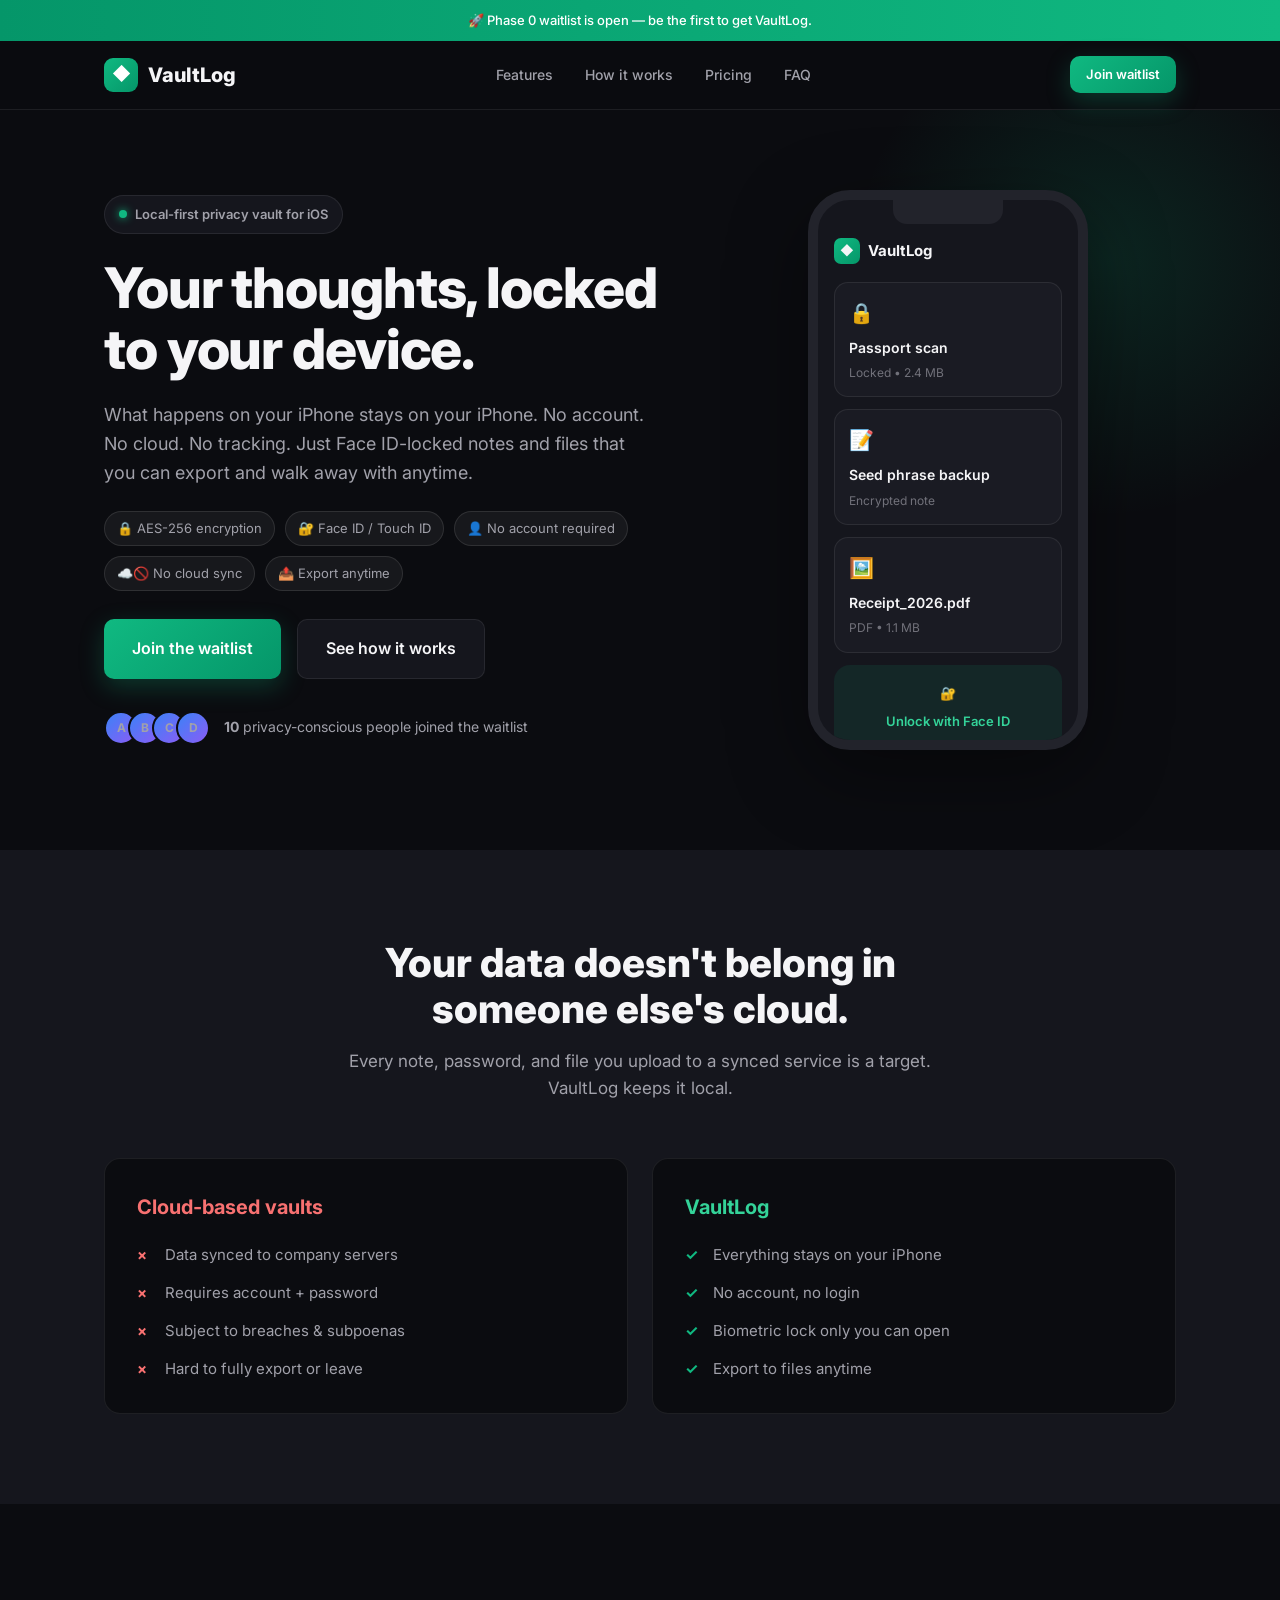
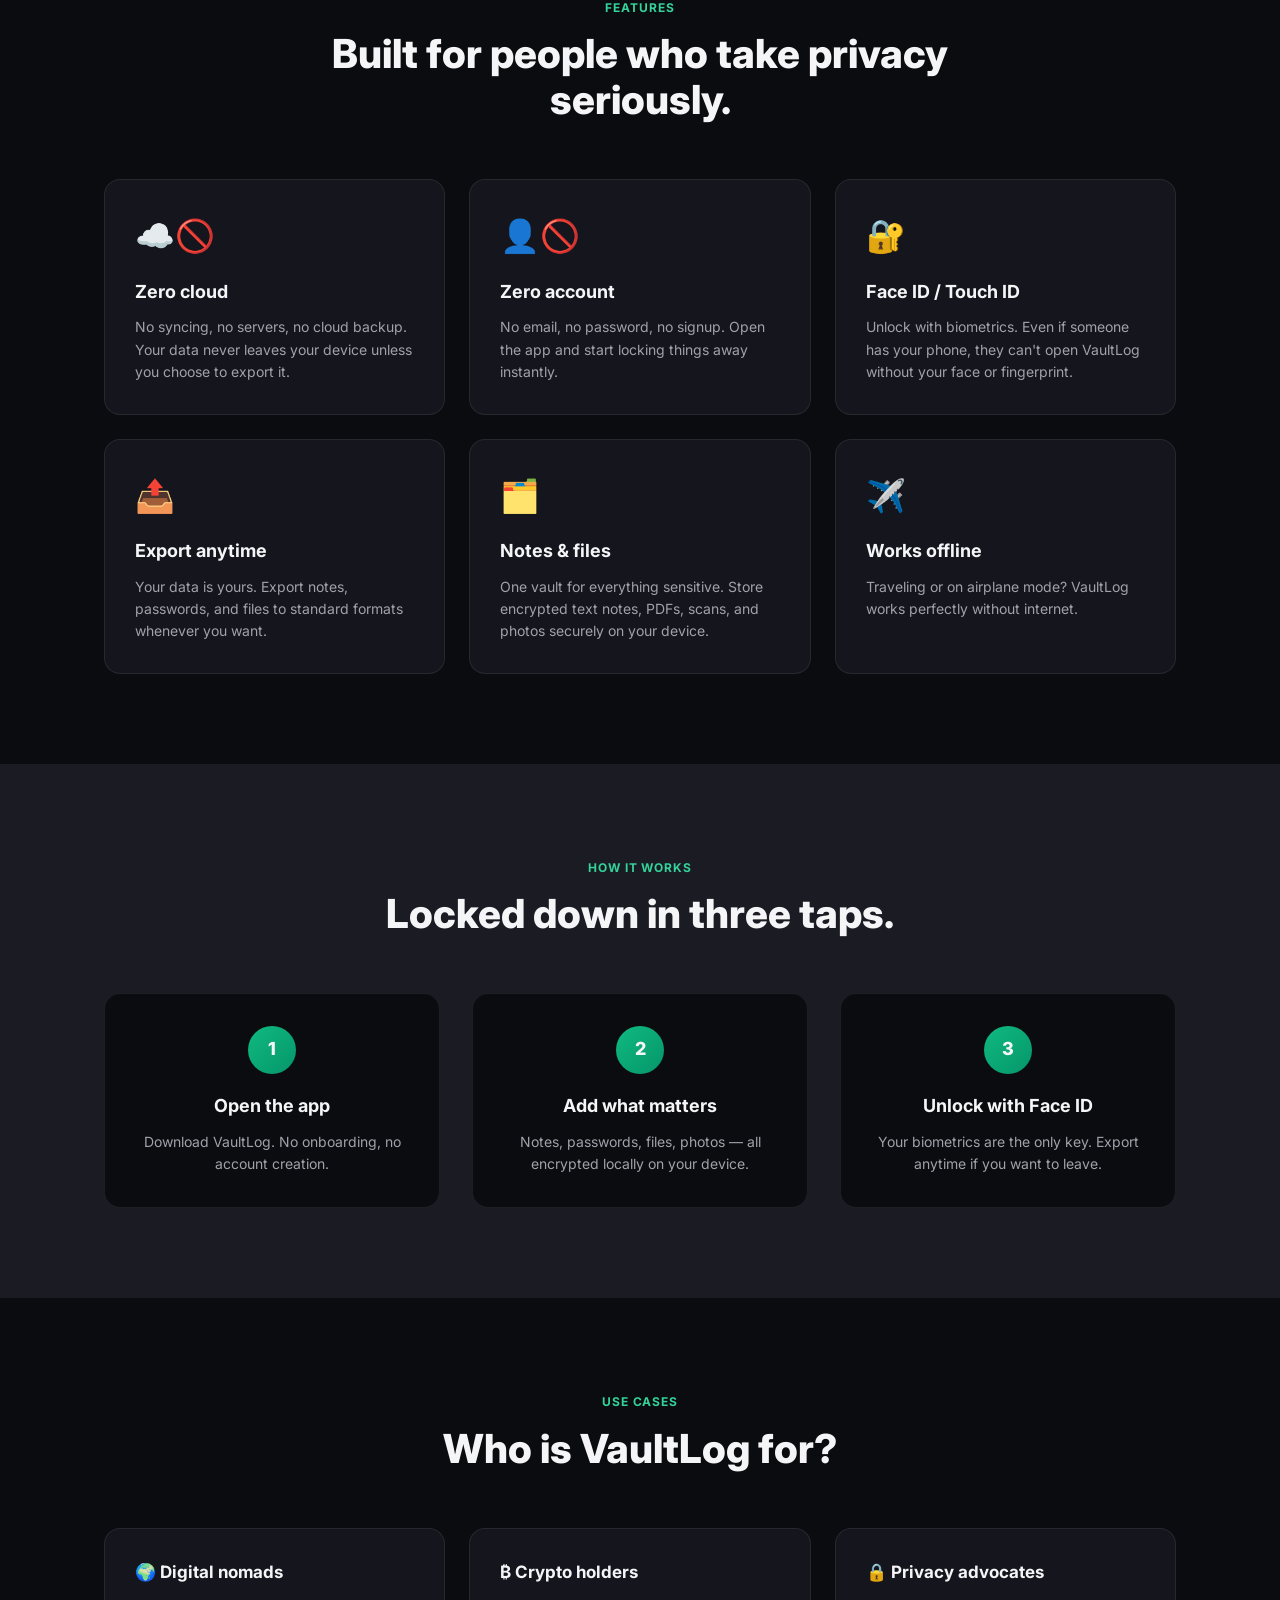
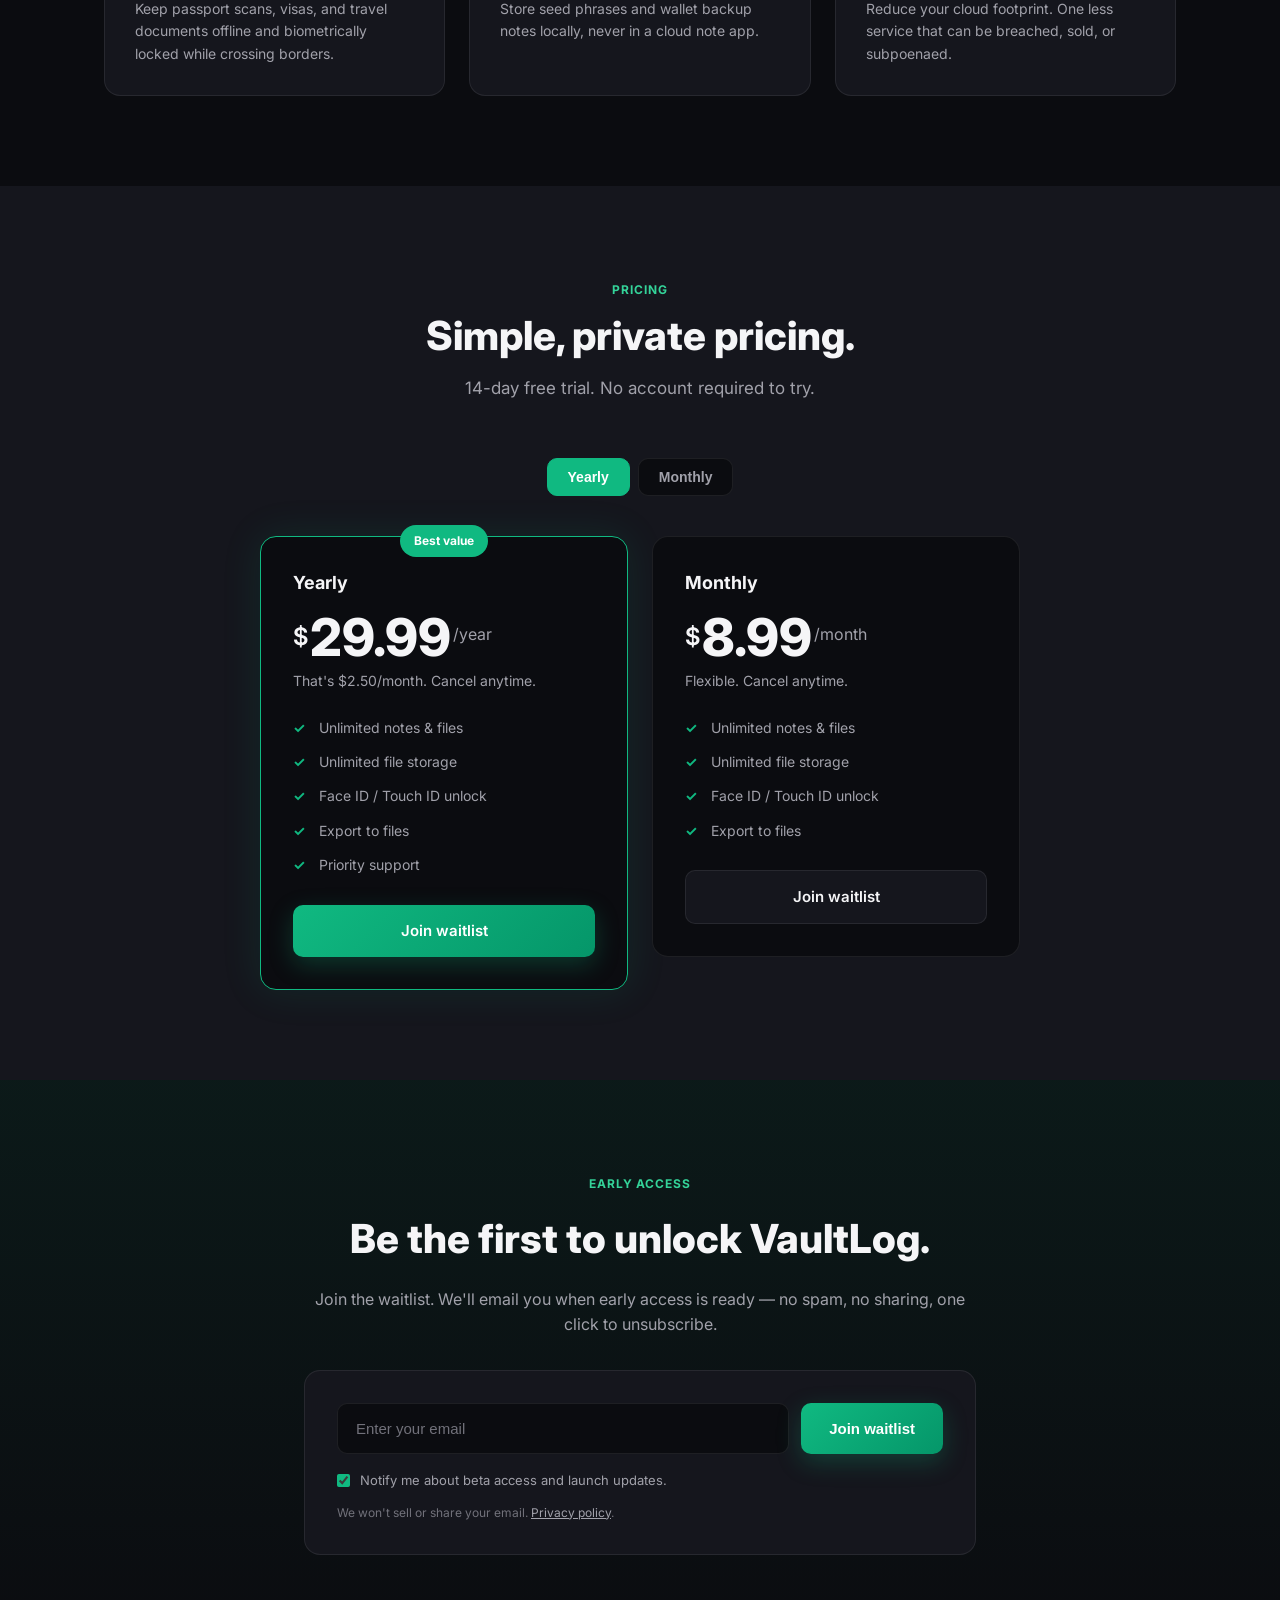
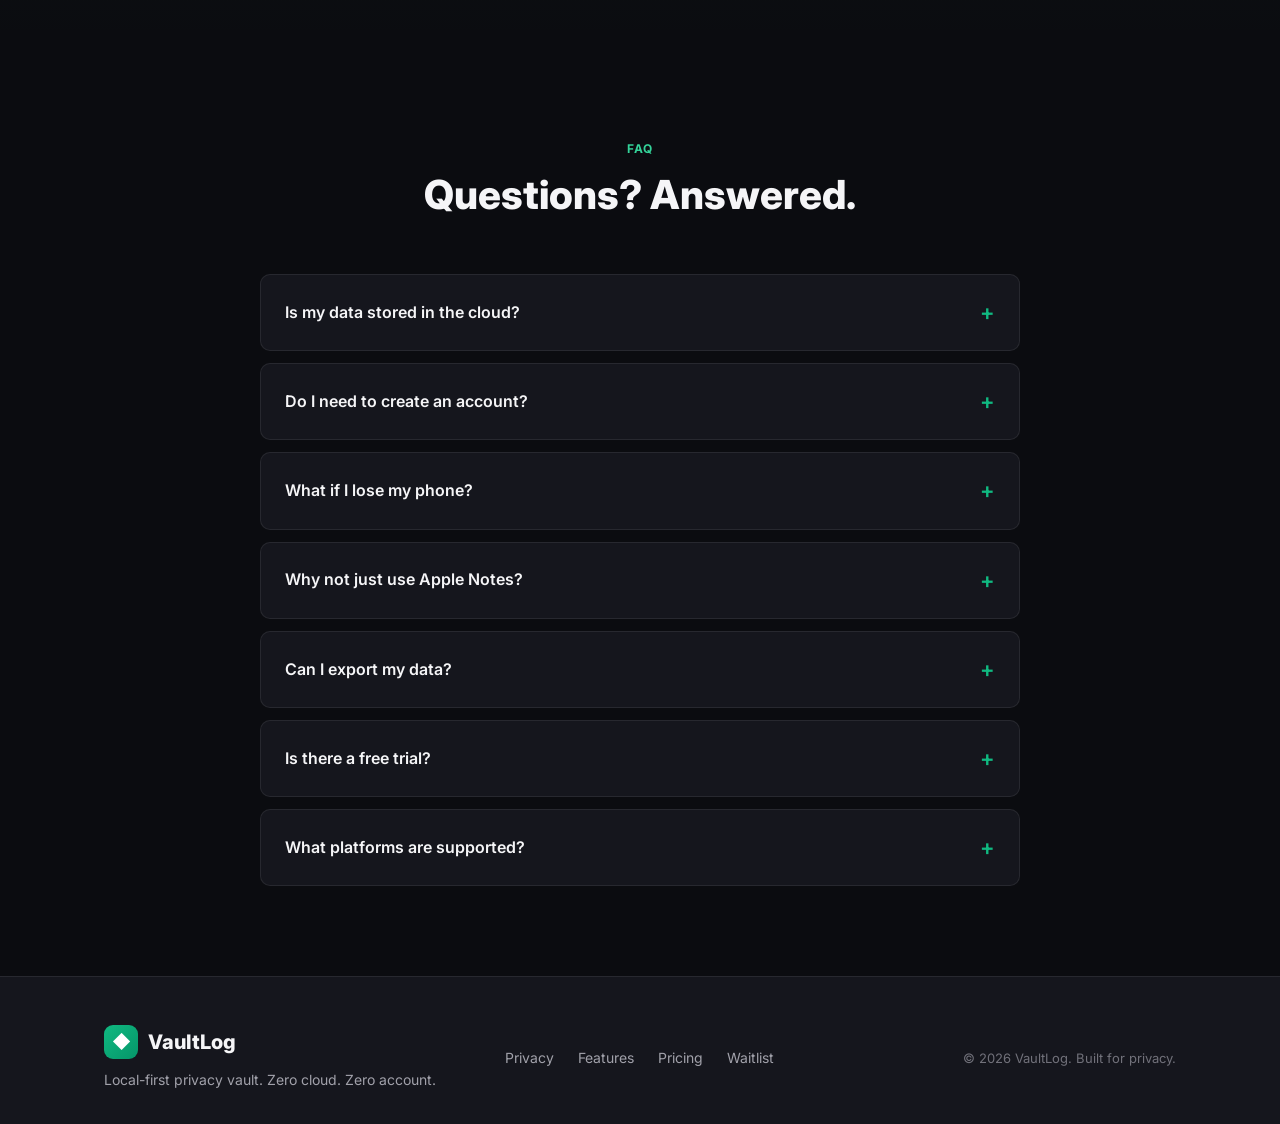
<file: index.html>
<!DOCTYPE html>
<html lang="en">
<head>
  <meta charset="UTF-8">
  <meta name="viewport" content="width=device-width, initial-scale=1.0">
  <title>VaultLog — Private Notes Vault | Face ID · Offline · Export Anytime</title>
  <meta name="description" content="What happens on your iPhone stays on your iPhone. No account. No cloud. No tracking. Face ID-locked notes and files you can export anytime.">
  <link rel="preconnect" href="https://fonts.googleapis.com">
  <link rel="preconnect" href="https://fonts.gstatic.com" crossorigin>
  <link href="https://fonts.googleapis.com/css2?family=Inter:wght@400;500;600;700;800&display=swap" rel="stylesheet">
  <link rel="stylesheet" href="styles.css">
  <!-- Google Analytics 4 (replace G-XXXXXXXXXX in config.js) -->
  <script async src="https://www.googletagmanager.com/gtag/js?id=G-PLACEHOLDER"></script>
</head>
<body>
  <!-- Top banner -->
  <div class="banner" data-event="banner_seen">
    <span>🚀 Phase 0 waitlist is open — be the first to get VaultLog.</span>
  </div>

  <!-- Header -->
  <header class="header">
    <div class="container header-inner">
      <a href="#" class="logo" data-event="logo_click">
        <span class="logo-icon">◆</span>
        <span>VaultLog</span>
      </a>
      <nav class="nav">
        <a href="#features" data-event="nav_click" data-label="features">Features</a>
        <a href="#how-it-works" data-event="nav_click" data-label="how-it-works">How it works</a>
        <a href="#pricing" data-event="nav_click" data-label="pricing">Pricing</a>
        <a href="#faq" data-event="nav_click" data-label="faq">FAQ</a>
      </nav>
      <a href="#waitlist" class="btn btn-small btn-primary header-cta" data-event="cta_click" data-location="header">Join waitlist</a>
    </div>
  </header>

  <!-- Hero -->
  <section class="hero" id="hero">
    <div class="container hero-inner">
      <div class="hero-content">
        <div class="badge" data-event="badge_seen">
          <span class="badge-dot"></span>
          Local-first privacy vault for iOS
        </div>
        <h1 class="hero-title" id="hero-title">
          Your thoughts, locked to your device.
        </h1>
        <p class="hero-subtitle">
          What happens on your iPhone stays on your iPhone. No account. No cloud. No tracking. Just Face ID-locked notes and files that you can export and walk away with anytime.
        </p>
        <div class="hero-trust-badges">
          <span class="trust-badge">🔒 AES-256 encryption</span>
          <span class="trust-badge">🔐 Face ID / Touch ID</span>
          <span class="trust-badge">👤 No account required</span>
          <span class="trust-badge">☁️🚫 No cloud sync</span>
          <span class="trust-badge">📤 Export anytime</span>
        </div>
        <div class="hero-ctas">
          <a href="#waitlist" class="btn btn-large btn-primary" data-event="cta_click" data-location="hero_primary">
            Join the waitlist
          </a>
          <a href="#how-it-works" class="btn btn-large btn-secondary" data-event="cta_click" data-location="hero_secondary">
            See how it works
          </a>
        </div>
        <div class="hero-social-proof">
          <div class="avatars">
            <span class="avatar">A</span>
            <span class="avatar">B</span>
            <span class="avatar">C</span>
            <span class="avatar">D</span>
          </div>
          <p><strong id="waitlist-count">0</strong> privacy-conscious people joined the waitlist</p>
        </div>
      </div>
      <div class="hero-visual">
        <div class="phone-mockup" data-event="phone_seen">
          <div class="phone-notch"></div>
          <div class="phone-screen">
            <div class="vault-header">
              <span class="vault-icon">◆</span>
              <span>VaultLog</span>
            </div>
            <div class="vault-card">
              <div class="vault-card-icon">🔒</div>
              <div class="vault-card-title">Passport scan</div>
              <div class="vault-card-meta">Locked • 2.4 MB</div>
            </div>
            <div class="vault-card">
              <div class="vault-card-icon">📝</div>
              <div class="vault-card-title">Seed phrase backup</div>
              <div class="vault-card-meta">Encrypted note</div>
            </div>
            <div class="vault-card">
              <div class="vault-card-icon">🖼️</div>
              <div class="vault-card-title">Receipt_2026.pdf</div>
              <div class="vault-card-meta">PDF • 1.1 MB</div>
            </div>
            <div class="vault-faceid">
              <span>🔐</span>
              <span>Unlock with Face ID</span>
            </div>
          </div>
        </div>
      </div>
    </div>
  </section>

  <!-- Problem / Promise -->
  <section class="section section-dark" id="problem">
    <div class="container">
      <div class="section-header">
        <h2>Your data doesn't belong in someone else's cloud.</h2>
        <p>Every note, password, and file you upload to a synced service is a target. VaultLog keeps it local.</p>
      </div>
      <div class="comparison">
        <div class="comparison-card comparison-bad">
          <h3>Cloud-based vaults</h3>
          <ul>
            <li>Data synced to company servers</li>
            <li>Requires account + password</li>
            <li>Subject to breaches & subpoenas</li>
            <li>Hard to fully export or leave</li>
          </ul>
        </div>
        <div class="comparison-card comparison-good">
          <h3>VaultLog</h3>
          <ul>
            <li>Everything stays on your iPhone</li>
            <li>No account, no login</li>
            <li>Biometric lock only you can open</li>
            <li>Export to files anytime</li>
          </ul>
        </div>
      </div>
    </div>
  </section>

  <!-- Features -->
  <section class="section" id="features">
    <div class="container">
      <div class="section-header">
        <span class="section-label">Features</span>
        <h2>Built for people who take privacy seriously.</h2>
      </div>
      <div class="features-grid">
        <div class="feature-card" data-event="feature_seen" data-feature="zero_cloud">
          <div class="feature-icon">☁️🚫</div>
          <h3>Zero cloud</h3>
          <p>No syncing, no servers, no cloud backup. Your data never leaves your device unless you choose to export it.</p>
        </div>
        <div class="feature-card" data-event="feature_seen" data-feature="zero_account">
          <div class="feature-icon">👤🚫</div>
          <h3>Zero account</h3>
          <p>No email, no password, no signup. Open the app and start locking things away instantly.</p>
        </div>
        <div class="feature-card" data-event="feature_seen" data-feature="face_id">
          <div class="feature-icon">🔐</div>
          <h3>Face ID / Touch ID</h3>
          <p>Unlock with biometrics. Even if someone has your phone, they can't open VaultLog without your face or fingerprint.</p>
        </div>
        <div class="feature-card" data-event="feature_seen" data-feature="export">
          <div class="feature-icon">📤</div>
          <h3>Export anytime</h3>
          <p>Your data is yours. Export notes, passwords, and files to standard formats whenever you want.</p>
        </div>
        <div class="feature-card" data-event="feature_seen" data-feature="multiple_types">
          <div class="feature-icon">🗂️</div>
          <h3>Notes & files</h3>
          <p>One vault for everything sensitive. Store encrypted text notes, PDFs, scans, and photos securely on your device.</p>
        </div>
        <div class="feature-card" data-event="feature_seen" data-feature="offline">
          <div class="feature-icon">✈️</div>
          <h3>Works offline</h3>
          <p>Traveling or on airplane mode? VaultLog works perfectly without internet.</p>
        </div>
      </div>
    </div>
  </section>

  <!-- How it works -->
  <section class="section section-muted" id="how-it-works">
    <div class="container">
      <div class="section-header">
        <span class="section-label">How it works</span>
        <h2>Locked down in three taps.</h2>
      </div>
      <div class="steps">
        <div class="step" data-event="step_seen" data-step="1">
          <div class="step-number">1</div>
          <h3>Open the app</h3>
          <p>Download VaultLog. No onboarding, no account creation.</p>
        </div>
        <div class="step" data-event="step_seen" data-step="2">
          <div class="step-number">2</div>
          <h3>Add what matters</h3>
          <p>Notes, passwords, files, photos — all encrypted locally on your device.</p>
        </div>
        <div class="step" data-event="step_seen" data-step="3">
          <div class="step-number">3</div>
          <h3>Unlock with Face ID</h3>
          <p>Your biometrics are the only key. Export anytime if you want to leave.</p>
        </div>
      </div>
    </div>
  </section>

  <!-- Use cases -->
  <section class="section" id="use-cases">
    <div class="container">
      <div class="section-header">
        <span class="section-label">Use cases</span>
        <h2>Who is VaultLog for?</h2>
      </div>
      <div class="usecases-grid">
        <div class="usecase-card" data-event="usecase_seen" data-usecase="digital_nomad">
          <h3>🌍 Digital nomads</h3>
          <p>Keep passport scans, visas, and travel documents offline and biometrically locked while crossing borders.</p>
        </div>
        <div class="usecase-card" data-event="usecase_seen" data-usecase="crypto">
          <h3>₿ Crypto holders</h3>
          <p>Store seed phrases and wallet backup notes locally, never in a cloud note app.</p>
        </div>
        <div class="usecase-card" data-event="usecase_seen" data-usecase="privacy_advocate">
          <h3>🔒 Privacy advocates</h3>
          <p>Reduce your cloud footprint. One less service that can be breached, sold, or subpoenaed.</p>
        </div>
      </div>
    </div>
  </section>

  <!-- Pricing -->
  <section class="section section-dark" id="pricing">
    <div class="container">
      <div class="section-header">
        <span class="section-label">Pricing</span>
        <h2>Simple, private pricing.</h2>
        <p>14-day free trial. No account required to try.</p>
      </div>
      <div class="pricing-toggle" data-event="pricing_toggle_seen">
        <button class="toggle-btn active" data-plan="yearly" data-event="pricing_toggle" data-plan-select="yearly">Yearly</button>
        <button class="toggle-btn" data-plan="monthly" data-event="pricing_toggle" data-plan-select="monthly">Monthly</button>
      </div>
      <div class="pricing-cards">
        <div class="pricing-card pricing-highlight" data-event="pricing_card_seen" data-plan-card="yearly">
          <div class="pricing-badge">Best value</div>
          <h3>Yearly</h3>
          <div class="pricing-price">
            <span class="currency">$</span>
            <span class="amount" id="price-yearly">29.99</span>
            <span class="period">/year</span>
          </div>
          <p class="pricing-equivalent">That's $2.50/month. Cancel anytime.</p>
          <ul class="pricing-features">
            <li>Unlimited notes & files</li>
            <li>Unlimited file storage</li>
            <li>Face ID / Touch ID unlock</li>
            <li>Export to files</li>
            <li>Priority support</li>
          </ul>
          <a href="#waitlist" class="btn btn-primary btn-block" data-event="cta_click" data-location="pricing_yearly">Join waitlist</a>
        </div>
        <div class="pricing-card" data-event="pricing_card_seen" data-plan-card="monthly">
          <h3>Monthly</h3>
          <div class="pricing-price">
            <span class="currency">$</span>
            <span class="amount" id="price-monthly">8.99</span>
            <span class="period">/month</span>
          </div>
          <p class="pricing-equivalent">Flexible. Cancel anytime.</p>
          <ul class="pricing-features">
            <li>Unlimited notes & files</li>
            <li>Unlimited file storage</li>
            <li>Face ID / Touch ID unlock</li>
            <li>Export to files</li>
          </ul>
          <a href="#waitlist" class="btn btn-secondary btn-block" data-event="cta_click" data-location="pricing_monthly">Join waitlist</a>
        </div>
      </div>
    </div>
  </section>

  <!-- Waitlist -->
  <section class="section section-accent" id="waitlist">
    <div class="container waitlist-inner">
      <div class="waitlist-content">
        <span class="section-label">Early access</span>
        <h2>Be the first to unlock VaultLog.</h2>
        <p>Join the waitlist. We'll email you when early access is ready — no spam, no sharing, one click to unsubscribe.</p>
        <form class="waitlist-form" id="waitlist-form" data-event="form_start">
          <div class="form-row">
            <input type="email" name="email" id="email" placeholder="Enter your email" required autocomplete="email" class="form-input" data-event="email_input">
            <button type="submit" class="btn btn-primary btn-submit" data-event="form_submit_click">Join waitlist</button>
          </div>
          <p class="form-note">
            <label class="checkbox-label">
              <input type="checkbox" name="updates" value="yes" checked data-event="updates_toggle">
              <span>Notify me about beta access and launch updates.</span>
            </label>
          </p>
          <p class="form-privacy">We won't sell or share your email. <a href="privacy.html" data-event="privacy_click">Privacy policy</a>.</p>
          <div class="form-message" id="form-message" role="status" aria-live="polite"></div>
        </form>
      </div>
    </div>
  </section>

  <!-- FAQ -->
  <section class="section" id="faq">
    <div class="container">
      <div class="section-header">
        <span class="section-label">FAQ</span>
        <h2>Questions? Answered.</h2>
      </div>
      <div class="faq-list">
        <details class="faq-item" data-event="faq_expand" data-faq="cloud">
          <summary>Is my data stored in the cloud?</summary>
          <p>No. VaultLog is local-first. Your data stays on your device and is not synced to our servers or any third-party cloud.</p>
        </details>
        <details class="faq-item" data-event="faq_expand" data-faq="account">
          <summary>Do I need to create an account?</summary>
          <p>No. There are no accounts, no passwords, and no email signups. Just your device and Face ID / Touch ID.</p>
        </details>
        <details class="faq-item" data-event="faq_expand" data-faq="backup">
          <summary>What if I lose my phone?</summary>
          <p>Because VaultLog is local-first, we don't have a backup copy. We recommend exporting your vault to your personal backup system (e.g., encrypted local drive) periodically.</p>
        </details>
        <details class="faq-item" data-event="faq_expand" data-faq="apple_notes">
          <summary>Why not just use Apple Notes?</summary>
          <p>Apple Notes locked notes still live in iCloud. VaultLog never leaves your device — no cloud account, no server, no way for us (or Apple) to see your data.</p>
        </details>
        <details class="faq-item" data-event="faq_expand" data-faq="export">
          <summary>Can I export my data?</summary>
          <p>Yes. You can export notes, passwords, and files to standard formats at any time. Your data is always yours.</p>
        </details>
        <details class="faq-item" data-event="faq_expand" data-faq="trial">
          <summary>Is there a free trial?</summary>
          <p>Yes. 14-day free trial. No payment required to start.</p>
        </details>
        <details class="faq-item" data-event="faq_expand" data-faq="platform">
          <summary>What platforms are supported?</summary>
          <p>VaultLog will launch on iOS 16+. iPad and macOS support are on the roadmap.</p>
        </details>
      </div>
    </div>
  </section>

  <!-- Footer -->
  <footer class="footer">
    <div class="container footer-inner">
      <div class="footer-brand">
        <a href="#" class="logo" data-event="footer_logo_click">
          <span class="logo-icon">◆</span>
          <span>VaultLog</span>
        </a>
        <p>Local-first privacy vault. Zero cloud. Zero account.</p>
      </div>
      <div class="footer-links">
        <a href="privacy.html" data-event="footer_link_click" data-label="privacy">Privacy</a>
        <a href="#features" data-event="footer_link_click" data-label="features">Features</a>
        <a href="#pricing" data-event="footer_link_click" data-label="pricing">Pricing</a>
        <a href="#waitlist" data-event="footer_link_click" data-label="waitlist">Waitlist</a>
      </div>
      <p class="footer-copy">© 2026 VaultLog. Built for privacy.</p>
    </div>
  </footer>

  <script src="config.js"></script>
  <script src="tracker.js"></script>
  <script src="main.js"></script>
</body>
</html>
</file>
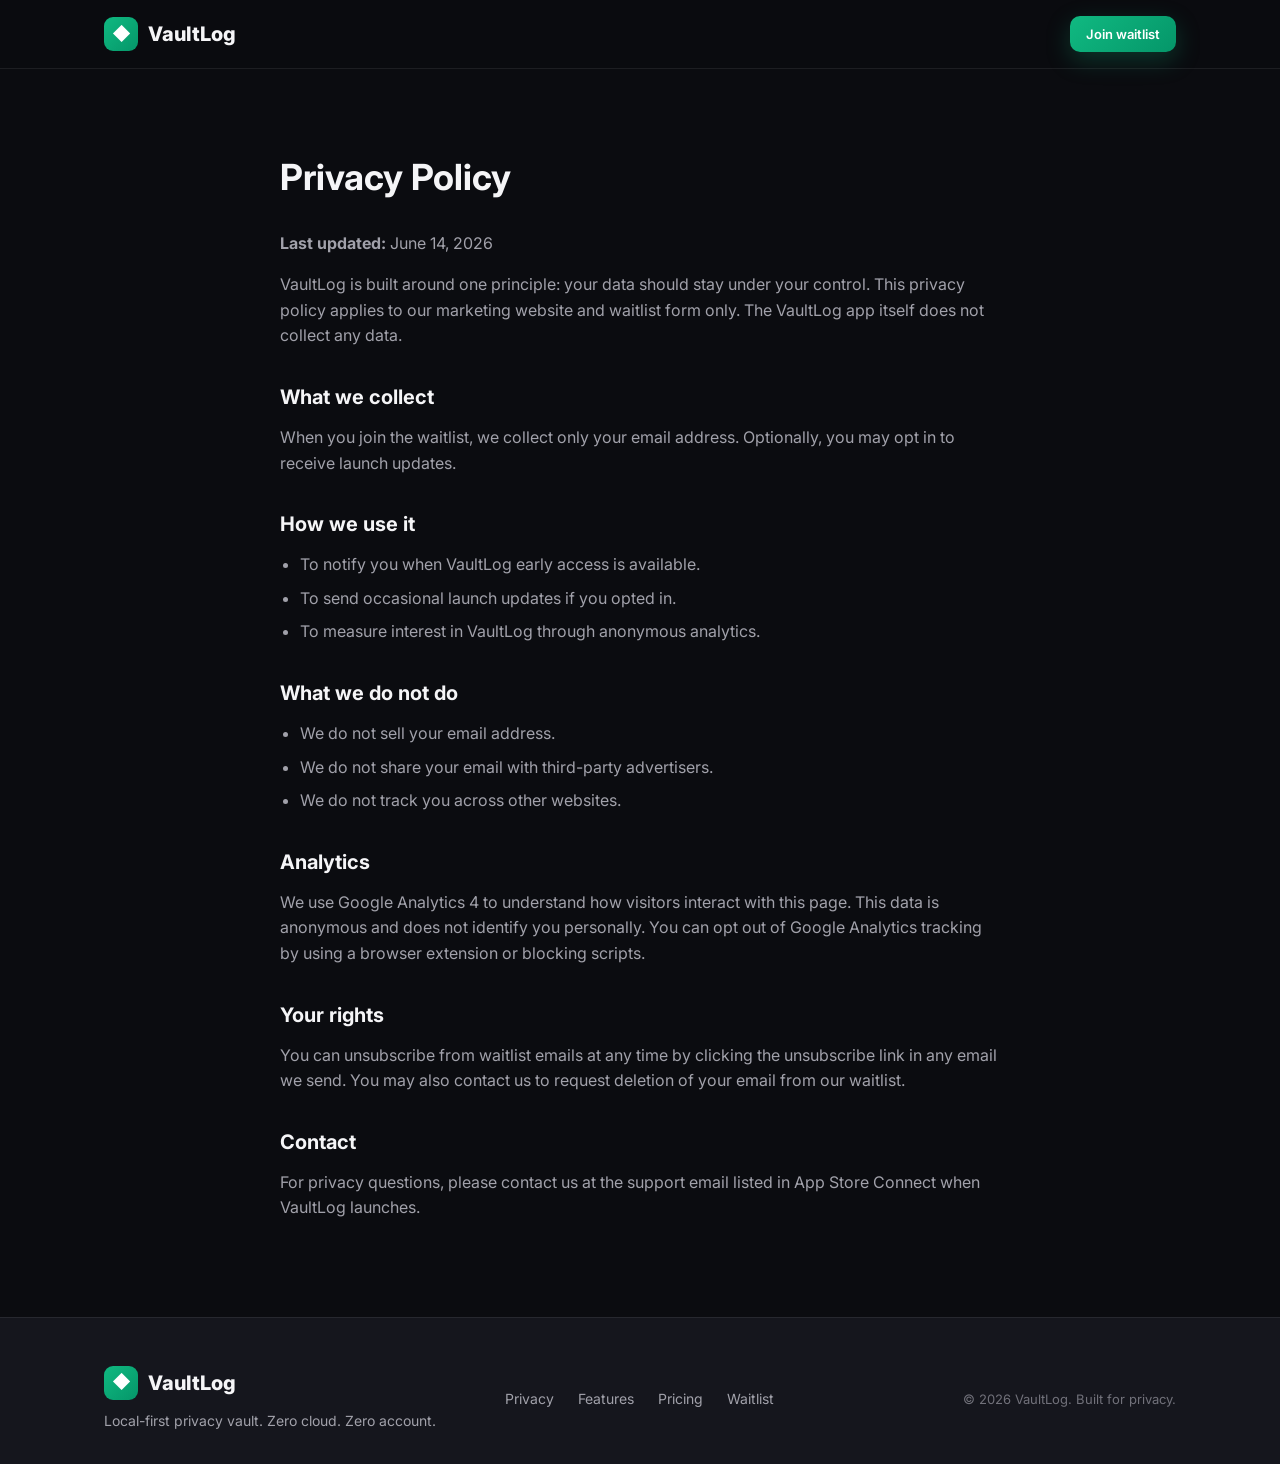
<file: privacy.html>
<!DOCTYPE html>
<html lang="en">
<head>
  <meta charset="UTF-8">
  <meta name="viewport" content="width=device-width, initial-scale=1.0">
  <title>Privacy Policy — VaultLog</title>
  <meta name="description" content="VaultLog privacy policy. We collect only the email you voluntarily provide for the waitlist.">
  <link rel="preconnect" href="https://fonts.googleapis.com">
  <link rel="preconnect" href="https://fonts.gstatic.com" crossorigin>
  <link href="https://fonts.googleapis.com/css2?family=Inter:wght@400;500;600;700;800&display=swap" rel="stylesheet">
  <link rel="stylesheet" href="styles.css">
</head>
<body>
  <header class="header">
    <div class="container header-inner">
      <a href="index.html" class="logo" data-event="logo_click">
        <span class="logo-icon">◆</span>
        <span>VaultLog</span>
      </a>
      <a href="index.html#waitlist" class="btn btn-small btn-primary header-cta" data-event="cta_click" data-location="privacy_header">Join waitlist</a>
    </div>
  </header>

  <main class="privacy-content container">
    <h1>Privacy Policy</h1>
    <p><strong>Last updated:</strong> June 14, 2026</p>

    <p>VaultLog is built around one principle: your data should stay under your control. This privacy policy applies to our marketing website and waitlist form only. The VaultLog app itself does not collect any data.</p>

    <h2>What we collect</h2>
    <p>When you join the waitlist, we collect only your email address. Optionally, you may opt in to receive launch updates.</p>

    <h2>How we use it</h2>
    <ul>
      <li>To notify you when VaultLog early access is available.</li>
      <li>To send occasional launch updates if you opted in.</li>
      <li>To measure interest in VaultLog through anonymous analytics.</li>
    </ul>

    <h2>What we do not do</h2>
    <ul>
      <li>We do not sell your email address.</li>
      <li>We do not share your email with third-party advertisers.</li>
      <li>We do not track you across other websites.</li>
    </ul>

    <h2>Analytics</h2>
    <p>We use Google Analytics 4 to understand how visitors interact with this page. This data is anonymous and does not identify you personally. You can opt out of Google Analytics tracking by using a browser extension or blocking scripts.</p>

    <h2>Your rights</h2>
    <p>You can unsubscribe from waitlist emails at any time by clicking the unsubscribe link in any email we send. You may also contact us to request deletion of your email from our waitlist.</p>

    <h2>Contact</h2>
    <p>For privacy questions, please contact us at the support email listed in App Store Connect when VaultLog launches.</p>
  </main>

  <footer class="footer">
    <div class="container footer-inner">
      <div class="footer-brand">
        <a href="index.html" class="logo" data-event="footer_logo_click">
          <span class="logo-icon">◆</span>
          <span>VaultLog</span>
        </a>
        <p>Local-first privacy vault. Zero cloud. Zero account.</p>
      </div>
      <div class="footer-links">
        <a href="privacy.html" data-event="footer_link_click" data-label="privacy">Privacy</a>
        <a href="index.html#features" data-event="footer_link_click" data-label="features">Features</a>
        <a href="index.html#pricing" data-event="footer_link_click" data-label="pricing">Pricing</a>
        <a href="index.html#waitlist" data-event="footer_link_click" data-label="waitlist">Waitlist</a>
      </div>
      <p class="footer-copy">© 2026 VaultLog. Built for privacy.</p>
    </div>
  </footer>

  <script src="config.js"></script>
  <script src="tracker.js"></script>
</body>
</html>
</file>
<file: styles.css>
/* VaultLog Landing Page Styles */
:root {
  --bg: #0b0c10;
  --bg-elevated: #15161d;
  --bg-muted: #1a1b23;
  --text: #f5f5f7;
  --text-secondary: #a1a1aa;
  --text-muted: #71717a;
  --accent: #10b981;
  --accent-light: #34d399;
  --accent-dark: #059669;
  --border: rgba(255, 255, 255, 0.08);
  --radius: 16px;
  --radius-sm: 10px;
  --shadow: 0 24px 80px rgba(0, 0, 0, 0.4);
  --max-width: 1120px;
  --font: 'Inter', -apple-system, BlinkMacSystemFont, 'Segoe UI', sans-serif;
}

* {
  box-sizing: border-box;
  margin: 0;
  padding: 0;
}

html {
  scroll-behavior: smooth;
}

body {
  font-family: var(--font);
  background: var(--bg);
  color: var(--text);
  line-height: 1.6;
  -webkit-font-smoothing: antialiased;
}

a {
  color: inherit;
  text-decoration: none;
}

.container {
  max-width: var(--max-width);
  margin: 0 auto;
  padding: 0 24px;
}

/* Banner */
.banner {
  background: linear-gradient(90deg, var(--accent-dark), var(--accent));
  color: #fff;
  text-align: center;
  padding: 10px 16px;
  font-size: 13px;
  font-weight: 500;
}

/* Header */
.header {
  position: sticky;
  top: 0;
  z-index: 100;
  background: rgba(11, 12, 16, 0.85);
  backdrop-filter: blur(16px);
  border-bottom: 1px solid var(--border);
}

.header-inner {
  display: flex;
  align-items: center;
  justify-content: space-between;
  height: 68px;
}

.logo {
  display: flex;
  align-items: center;
  gap: 10px;
  font-weight: 800;
  font-size: 20px;
}

.logo-icon {
  display: inline-flex;
  align-items: center;
  justify-content: center;
  width: 34px;
  height: 34px;
  background: linear-gradient(135deg, var(--accent), var(--accent-dark));
  border-radius: 9px;
  color: #fff;
  font-size: 18px;
}

.nav {
  display: none;
  align-items: center;
  gap: 32px;
  font-size: 14px;
  font-weight: 500;
  color: var(--text-secondary);
}

.nav a:hover {
  color: var(--text);
}

@media (min-width: 768px) {
  .nav {
    display: flex;
  }
}

/* Buttons */
.btn {
  display: inline-flex;
  align-items: center;
  justify-content: center;
  gap: 8px;
  border-radius: var(--radius-sm);
  font-weight: 600;
  font-size: 15px;
  transition: all 0.2s ease;
  border: none;
  cursor: pointer;
  white-space: nowrap;
}

.btn-primary {
  background: linear-gradient(135deg, var(--accent), var(--accent-dark));
  color: #fff;
  box-shadow: 0 8px 24px rgba(16, 185, 129, 0.25);
}

.btn-primary:hover {
  transform: translateY(-1px);
  box-shadow: 0 12px 32px rgba(16, 185, 129, 0.35);
}

.btn-secondary {
  background: var(--bg-elevated);
  color: var(--text);
  border: 1px solid var(--border);
}

.btn-secondary:hover {
  background: var(--bg-muted);
}

.btn-small {
  padding: 8px 16px;
  font-size: 13px;
}

.btn-large {
  padding: 16px 28px;
  font-size: 16px;
}

.btn-block {
  width: 100%;
  padding: 14px 24px;
}

/* Hero */
.hero {
  padding: 80px 0 100px;
  position: relative;
  overflow: hidden;
}

.hero::before {
  content: '';
  position: absolute;
  top: -20%;
  right: -10%;
  width: 600px;
  height: 600px;
  background: radial-gradient(circle, rgba(16, 185, 129, 0.15), transparent 60%);
  pointer-events: none;
}

.hero-inner {
  display: grid;
  grid-template-columns: 1fr;
  gap: 60px;
  align-items: center;
}

@media (min-width: 900px) {
  .hero-inner {
    grid-template-columns: 1.1fr 0.9fr;
  }
}

.badge {
  display: inline-flex;
  align-items: center;
  gap: 8px;
  background: var(--bg-elevated);
  border: 1px solid var(--border);
  padding: 8px 14px;
  border-radius: 999px;
  font-size: 13px;
  font-weight: 600;
  color: var(--text-secondary);
  margin-bottom: 24px;
}

.badge-dot {
  width: 8px;
  height: 8px;
  background: var(--accent);
  border-radius: 50%;
  box-shadow: 0 0 8px var(--accent);
}

.hero-title {
  font-size: clamp(36px, 5vw, 56px);
  line-height: 1.1;
  font-weight: 800;
  letter-spacing: -0.02em;
  margin-bottom: 20px;
}

.hero-subtitle {
  font-size: 18px;
  color: var(--text-secondary);
  max-width: 560px;
  margin-bottom: 24px;
}

.hero-trust-badges {
  display: flex;
  flex-wrap: wrap;
  gap: 10px;
  margin-bottom: 28px;
}

.trust-badge {
  display: inline-flex;
  align-items: center;
  gap: 6px;
  padding: 6px 12px;
  background: rgba(255, 255, 255, 0.05);
  border: 1px solid rgba(255, 255, 255, 0.1);
  border-radius: 999px;
  font-size: 13px;
  color: var(--text-secondary);
}

.hero-ctas {
  display: flex;
  flex-wrap: wrap;
  gap: 16px;
  margin-bottom: 32px;
}

.hero-social-proof {
  display: flex;
  align-items: center;
  gap: 14px;
  color: var(--text-secondary);
  font-size: 14px;
}

.avatars {
  display: flex;
}

.avatar {
  width: 34px;
  height: 34px;
  border-radius: 50%;
  background: linear-gradient(135deg, #3b82f6, #8b5cf6);
  border: 2px solid var(--bg);
  display: inline-flex;
  align-items: center;
  justify-content: center;
  font-size: 12px;
  font-weight: 700;
  margin-left: -10px;
}

.avatar:first-child {
  margin-left: 0;
}

/* Phone mockup */
.hero-visual {
  display: flex;
  justify-content: center;
}

.phone-mockup {
  width: 280px;
  height: 560px;
  background: var(--bg-elevated);
  border-radius: 42px;
  border: 10px solid #22232b;
  box-shadow: var(--shadow);
  position: relative;
  overflow: hidden;
}

.phone-notch {
  position: absolute;
  top: 0;
  left: 50%;
  transform: translateX(-50%);
  width: 110px;
  height: 24px;
  background: #22232b;
  border-bottom-left-radius: 14px;
  border-bottom-right-radius: 14px;
  z-index: 2;
}

.phone-screen {
  padding: 38px 16px 16px;
  height: 100%;
  display: flex;
  flex-direction: column;
  gap: 12px;
}

.vault-header {
  display: flex;
  align-items: center;
  gap: 8px;
  font-weight: 700;
  font-size: 15px;
  margin-bottom: 6px;
}

.vault-icon {
  display: inline-flex;
  align-items: center;
  justify-content: center;
  width: 26px;
  height: 26px;
  background: linear-gradient(135deg, var(--accent), var(--accent-dark));
  border-radius: 7px;
  font-size: 13px;
}

.vault-card {
  background: var(--bg-muted);
  border: 1px solid var(--border);
  border-radius: 14px;
  padding: 14px;
  display: flex;
  flex-direction: column;
  gap: 4px;
}

.vault-card-icon {
  font-size: 20px;
  margin-bottom: 4px;
}

.vault-card-title {
  font-weight: 600;
  font-size: 14px;
}

.vault-card-meta {
  font-size: 12px;
  color: var(--text-muted);
}

.vault-faceid {
  margin-top: auto;
  display: flex;
  flex-direction: column;
  align-items: center;
  gap: 8px;
  padding: 18px;
  background: rgba(16, 185, 129, 0.1);
  border-radius: 16px;
  font-size: 13px;
  font-weight: 600;
  color: var(--accent-light);
}

/* Sections */
.section {
  padding: 90px 0;
}

.section-dark {
  background: var(--bg-elevated);
}

.section-muted {
  background: var(--bg-muted);
}

.section-accent {
  background: linear-gradient(180deg, rgba(16, 185, 129, 0.08), transparent);
}

.section-header {
  text-align: center;
  max-width: 640px;
  margin: 0 auto 56px;
}

.section-label {
  display: inline-block;
  font-size: 12px;
  font-weight: 700;
  text-transform: uppercase;
  letter-spacing: 0.08em;
  color: var(--accent-light);
  margin-bottom: 14px;
}

.section-header h2 {
  font-size: clamp(28px, 4vw, 40px);
  font-weight: 800;
  line-height: 1.15;
  margin-bottom: 16px;
}

.section-header p {
  font-size: 17px;
  color: var(--text-secondary);
}

/* Comparison */
.comparison {
  display: grid;
  grid-template-columns: 1fr;
  gap: 24px;
}

@media (min-width: 700px) {
  .comparison {
    grid-template-columns: 1fr 1fr;
  }
}

.comparison-card {
  background: var(--bg);
  border: 1px solid var(--border);
  border-radius: var(--radius);
  padding: 32px;
}

.comparison-card h3 {
  font-size: 20px;
  margin-bottom: 20px;
}

.comparison-bad h3 {
  color: #f87171;
}

.comparison-good h3 {
  color: var(--accent-light);
}

.comparison-card ul {
  list-style: none;
  display: flex;
  flex-direction: column;
  gap: 14px;
}

.comparison-card li {
  position: relative;
  padding-left: 28px;
  color: var(--text-secondary);
  font-size: 15px;
}

.comparison-card li::before {
  position: absolute;
  left: 0;
  top: 0;
  font-weight: 700;
}

.comparison-bad li::before {
  content: '×';
  color: #f87171;
}

.comparison-good li::before {
  content: '✓';
  color: var(--accent);
}

/* Features */
.features-grid {
  display: grid;
  grid-template-columns: 1fr;
  gap: 24px;
}

@media (min-width: 600px) {
  .features-grid {
    grid-template-columns: repeat(2, 1fr);
  }
}

@media (min-width: 900px) {
  .features-grid {
    grid-template-columns: repeat(3, 1fr);
  }
}

.feature-card {
  background: var(--bg-elevated);
  border: 1px solid var(--border);
  border-radius: var(--radius);
  padding: 30px;
  transition: transform 0.2s ease, border-color 0.2s ease;
}

.feature-card:hover {
  transform: translateY(-4px);
  border-color: rgba(16, 185, 129, 0.3);
}

.feature-icon {
  font-size: 32px;
  margin-bottom: 16px;
}

.feature-card h3 {
  font-size: 18px;
  margin-bottom: 10px;
}

.feature-card p {
  color: var(--text-secondary);
  font-size: 14px;
  line-height: 1.6;
}

/* Steps */
.steps {
  display: grid;
  grid-template-columns: 1fr;
  gap: 32px;
}

@media (min-width: 700px) {
  .steps {
    grid-template-columns: repeat(3, 1fr);
  }
}

.step {
  text-align: center;
  padding: 32px;
  background: var(--bg);
  border: 1px solid var(--border);
  border-radius: var(--radius);
}

.step-number {
  width: 48px;
  height: 48px;
  border-radius: 50%;
  background: linear-gradient(135deg, var(--accent), var(--accent-dark));
  display: inline-flex;
  align-items: center;
  justify-content: center;
  font-weight: 800;
  font-size: 18px;
  margin-bottom: 18px;
}

.step h3 {
  font-size: 18px;
  margin-bottom: 10px;
}

.step p {
  color: var(--text-secondary);
  font-size: 14px;
}

/* Use cases */
.usecases-grid {
  display: grid;
  grid-template-columns: 1fr;
  gap: 24px;
}

@media (min-width: 700px) {
  .usecases-grid {
    grid-template-columns: repeat(3, 1fr);
  }
}

.usecase-card {
  background: var(--bg-elevated);
  border: 1px solid var(--border);
  border-radius: var(--radius);
  padding: 30px;
}

.usecase-card h3 {
  font-size: 17px;
  margin-bottom: 12px;
}

.usecase-card p {
  color: var(--text-secondary);
  font-size: 14px;
}

/* Pricing */
.pricing-toggle {
  display: flex;
  justify-content: center;
  gap: 8px;
  margin-bottom: 40px;
}

.toggle-btn {
  padding: 10px 20px;
  border-radius: var(--radius-sm);
  background: var(--bg);
  border: 1px solid var(--border);
  color: var(--text-secondary);
  font-weight: 600;
  font-size: 14px;
  cursor: pointer;
  transition: all 0.2s ease;
}

.toggle-btn.active {
  background: var(--accent);
  color: #fff;
  border-color: var(--accent);
}

.pricing-cards {
  display: grid;
  grid-template-columns: 1fr;
  gap: 24px;
  max-width: 760px;
  margin: 0 auto;
  align-items: start;
}

@media (min-width: 700px) {
  .pricing-cards {
    grid-template-columns: 1fr 1fr;
  }
}

.pricing-card {
  background: var(--bg);
  border: 1px solid var(--border);
  border-radius: var(--radius);
  padding: 32px;
  position: relative;
}

.pricing-highlight {
  border-color: var(--accent);
  box-shadow: 0 0 40px rgba(16, 185, 129, 0.12);
}

.pricing-badge {
  position: absolute;
  top: -12px;
  left: 50%;
  transform: translateX(-50%);
  background: var(--accent);
  color: #fff;
  font-size: 12px;
  font-weight: 700;
  padding: 6px 14px;
  border-radius: 999px;
}

.pricing-card h3 {
  font-size: 18px;
  margin-bottom: 14px;
}

.pricing-price {
  display: flex;
  align-items: flex-start;
  gap: 2px;
  margin-bottom: 6px;
}

.pricing-price .currency {
  font-size: 24px;
  font-weight: 600;
  margin-top: 6px;
}

.pricing-price .amount {
  font-size: 52px;
  font-weight: 800;
  line-height: 1;
}

.pricing-price .period {
  font-size: 16px;
  color: var(--text-secondary);
  margin-top: 10px;
}

.pricing-equivalent {
  color: var(--text-secondary);
  font-size: 14px;
  margin-bottom: 24px;
}

.pricing-features {
  list-style: none;
  display: flex;
  flex-direction: column;
  gap: 12px;
  margin-bottom: 28px;
}

.pricing-features li {
  position: relative;
  padding-left: 26px;
  color: var(--text-secondary);
  font-size: 14px;
}

.pricing-features li::before {
  content: '✓';
  position: absolute;
  left: 0;
  color: var(--accent);
  font-weight: 700;
}

/* Waitlist */
.waitlist-inner {
  max-width: 720px;
}

.waitlist-content {
  text-align: center;
}

.waitlist-content h2 {
  font-size: clamp(28px, 4vw, 40px);
  font-weight: 800;
  margin-bottom: 16px;
}

.waitlist-content > p {
  color: var(--text-secondary);
  margin-bottom: 32px;
}

.waitlist-form {
  text-align: left;
  background: var(--bg-elevated);
  border: 1px solid var(--border);
  border-radius: var(--radius);
  padding: 32px;
}

.form-row {
  display: flex;
  flex-direction: column;
  gap: 12px;
  margin-bottom: 16px;
}

@media (min-width: 540px) {
  .form-row {
    flex-direction: row;
  }
}

.form-input {
  flex: 1;
  padding: 16px 18px;
  border-radius: var(--radius-sm);
  border: 1px solid var(--border);
  background: var(--bg);
  color: var(--text);
  font-size: 15px;
  outline: none;
  transition: border-color 0.2s ease;
}

.form-input:focus {
  border-color: var(--accent);
}

.form-input::placeholder {
  color: var(--text-muted);
}

.btn-submit {
  padding: 16px 28px;
}

.form-note {
  font-size: 13px;
  color: var(--text-secondary);
  margin-bottom: 12px;
}

.checkbox-label {
  display: flex;
  align-items: flex-start;
  gap: 10px;
  cursor: pointer;
}

.checkbox-label input {
  margin-top: 4px;
  accent-color: var(--accent);
}

.form-privacy {
  font-size: 12px;
  color: var(--text-muted);
}

.form-privacy a {
  text-decoration: underline;
  color: var(--text-secondary);
}

.form-message {
  margin-top: 16px;
  padding: 14px;
  border-radius: var(--radius-sm);
  font-size: 14px;
  display: none;
}

.form-message.success {
  display: block;
  background: rgba(16, 185, 129, 0.12);
  color: var(--accent-light);
  border: 1px solid rgba(16, 185, 129, 0.25);
}

.form-message.error {
  display: block;
  background: rgba(248, 113, 113, 0.12);
  color: #fca5a5;
  border: 1px solid rgba(248, 113, 113, 0.25);
}

/* FAQ */
.faq-list {
  max-width: 760px;
  margin: 0 auto;
  display: flex;
  flex-direction: column;
  gap: 12px;
}

.faq-item {
  background: var(--bg-elevated);
  border: 1px solid var(--border);
  border-radius: var(--radius-sm);
  padding: 20px 24px;
}

.faq-item summary {
  font-weight: 600;
  font-size: 16px;
  cursor: pointer;
  list-style: none;
  display: flex;
  justify-content: space-between;
  align-items: center;
}

.faq-item summary::after {
  content: '+';
  font-size: 22px;
  color: var(--accent);
}

.faq-item[open] summary::after {
  content: '−';
}

.faq-item p {
  margin-top: 14px;
  color: var(--text-secondary);
  font-size: 15px;
}

/* Footer */
.footer {
  background: var(--bg-elevated);
  border-top: 1px solid var(--border);
  padding: 48px 0 32px;
}

.footer-inner {
  display: flex;
  flex-direction: column;
  gap: 24px;
}

.footer-brand p {
  color: var(--text-secondary);
  font-size: 14px;
  margin-top: 10px;
}

.footer-links {
  display: flex;
  flex-wrap: wrap;
  gap: 24px;
  font-size: 14px;
  color: var(--text-secondary);
}

.footer-links a:hover {
  color: var(--text);
}

.footer-copy {
  color: var(--text-muted);
  font-size: 13px;
}

@media (min-width: 600px) {
  .footer-inner {
    flex-direction: row;
    align-items: center;
    justify-content: space-between;
  }

  .footer-brand,
  .footer-links,
  .footer-copy {
    flex: 1;
  }

  .footer-links {
    justify-content: center;
  }

  .footer-copy {
    text-align: right;
  }
}

/* Privacy page */
.privacy-content {
  padding: 80px 0;
  max-width: 720px;
  margin: 0 auto;
}

.privacy-content h1 {
  font-size: 36px;
  margin-bottom: 24px;
}

.privacy-content h2 {
  font-size: 20px;
  margin: 32px 0 12px;
}

.privacy-content p {
  color: var(--text-secondary);
  margin-bottom: 16px;
}

.privacy-content ul {
  margin-left: 20px;
  color: var(--text-secondary);
  margin-bottom: 16px;
}

.privacy-content li {
  margin-bottom: 8px;
}
</file>
